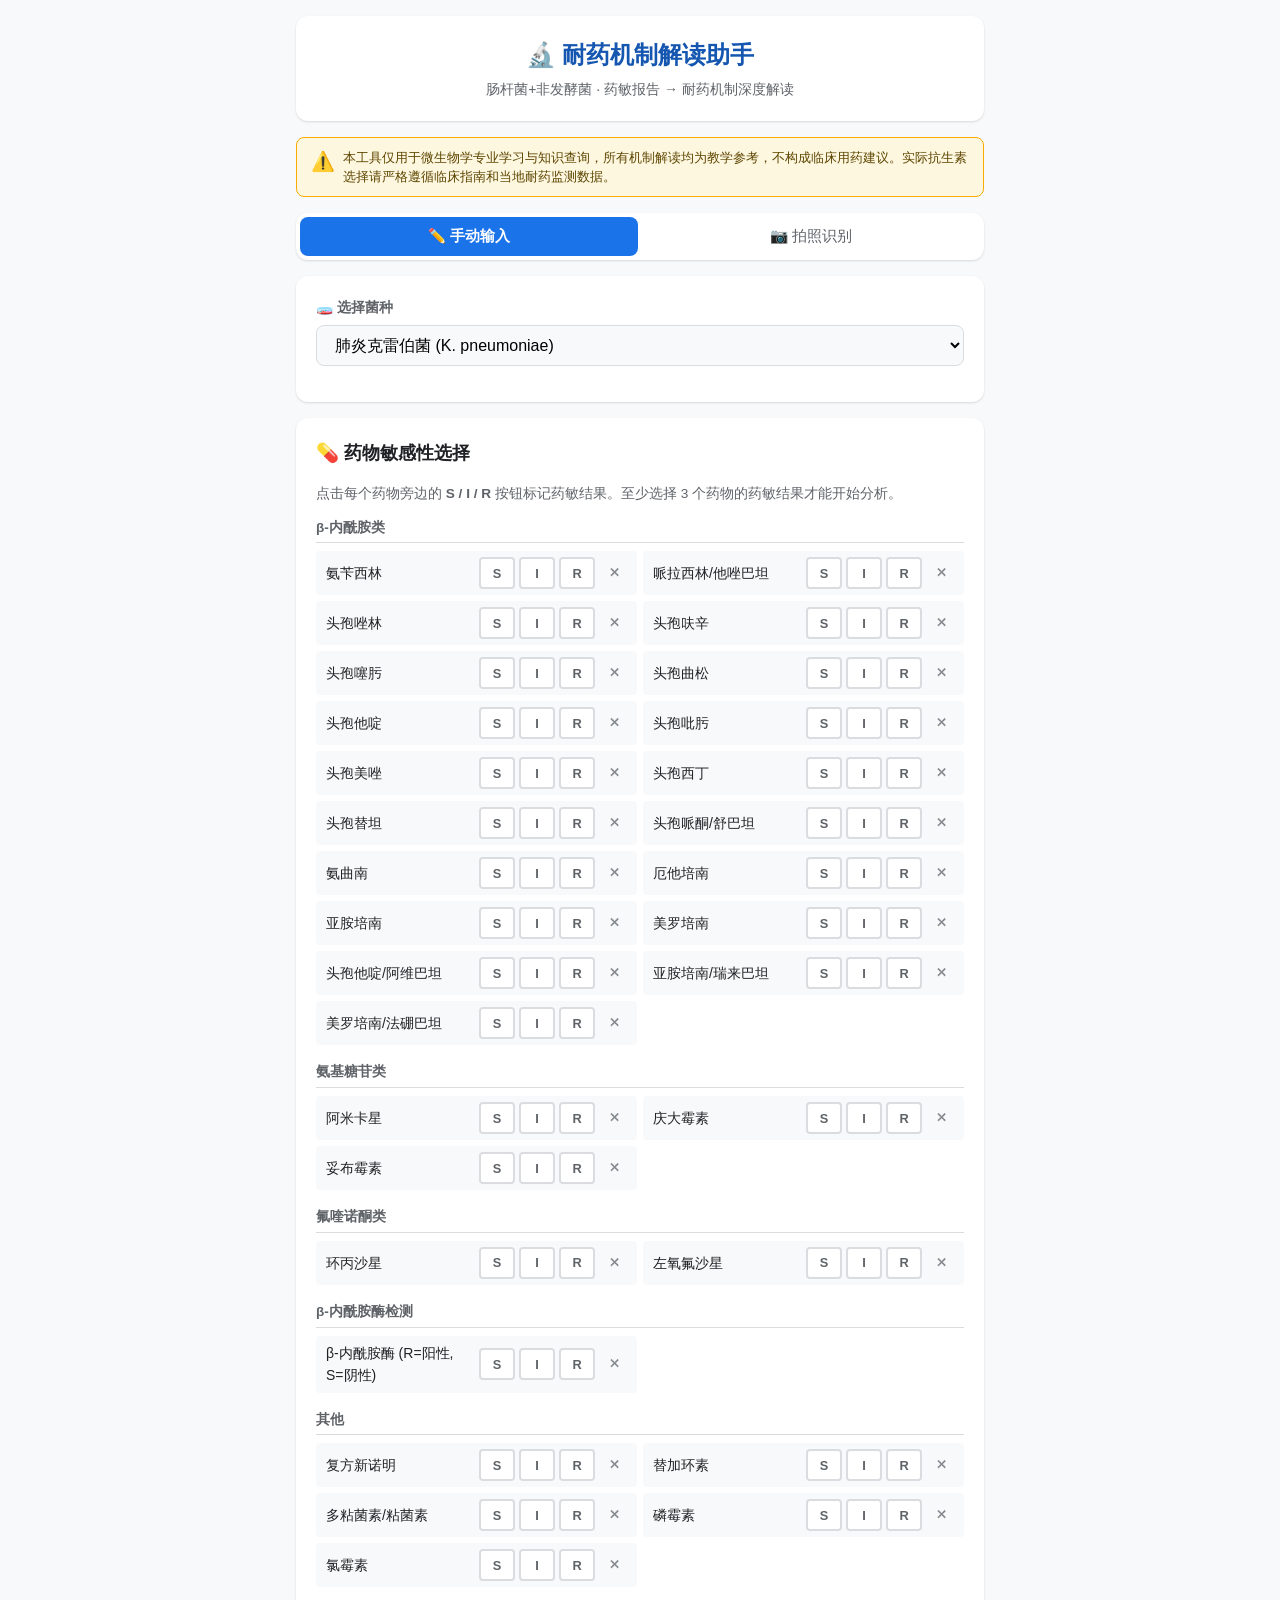
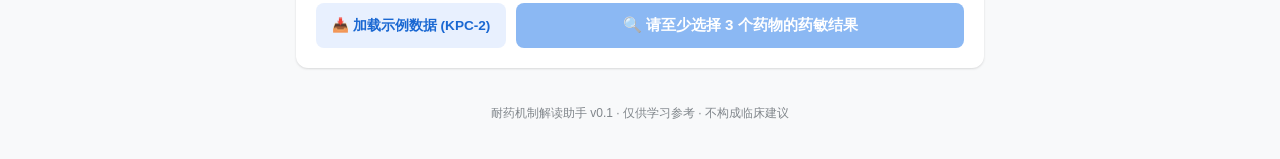
<file: index.html>
<!DOCTYPE html>
<html lang="zh-CN">
<head>
  <meta charset="UTF-8">
  <meta name="viewport" content="width=device-width, initial-scale=1.0, user-scalable=yes">
  <meta name="description" content="耐药机制解读助手 - 上传药敏报告单，AI 解读细菌耐药背后的分子机制">
  <title>耐药机制解读助手</title>

  <!-- Styles -->
  <link rel="stylesheet" href="css/style.css">

  <!-- Favicon (emoji) -->
  <link rel="icon" href="data:image/svg+xml,<svg xmlns='http://www.w3.org/2000/svg' viewBox='0 0 100 100'><text y='.9em' font-size='90'>🔬</text></svg>">

  <!-- Scripts (load order matters: config → knowledge-base → analyzer → ocr → app) -->
  <script src="js/config.js"></script>
  <script src="js/knowledge-base.js"></script>
  <script src="js/analyzer.js"></script>
  <script src="js/ocr.js"></script>
  <script src="js/app.js" defer></script>
</head>
<body>

<div class="app-container">

  <!-- === Header === -->
  <header class="app-header">
    <h1>🔬 耐药机制解读助手</h1>
    <p class="subtitle">肠杆菌+非发酵菌 · 药敏报告 → 耐药机制深度解读</p>
  </header>

  <!-- === 免责声明（始终可见） === -->
  <div class="disclaimer-banner">
    <span class="disclaimer-icon">⚠️</span>
    <span>本工具仅用于微生物学专业学习与知识查询，所有机制解读均为教学参考，不构成临床用药建议。实际抗生素选择请严格遵循临床指南和当地耐药监测数据。</span>
  </div>

  <!-- === Tab 切换 === -->
  <nav class="tab-nav">
    <button class="tab-btn active" data-tab="manual">✏️ 手动输入</button>
    <button class="tab-btn" data-tab="ocr">📷 拍照识别</button>
  </nav>

  <!-- ============================================================ -->
  <!-- STEP 1: 输入区域 -->
  <!-- ============================================================ -->
  <section id="input-section">

    <!-- 菌种选择 -->
    <div class="section-panel">
      <div class="bacteria-select-wrap">
        <label for="bacteria-select">🧫 选择菌种</label>
        <select id="bacteria-select" class="bacteria-select">
          <option value="KP" selected>肺炎克雷伯菌 (K. pneumoniae)</option>
          <option value="PA">铜绿假单胞菌 (P. aeruginosa)</option>
          <option value="AB">鲍曼不动杆菌 (A. baumannii)</option>
          <option value="Hin">流感嗜血杆菌 (H. influenzae)</option>
          <option value="Cat">卡他莫拉菌 (M. catarrhalis)</option>
        </select>
      </div>
    </div>

    <!-- Tab: 手动输入 -->
    <div id="tab-manual" class="tab-panel active">
      <div class="section-panel">
        <h2>💊 药物敏感性选择</h2>
        <p style="font-size:0.85rem; color:var(--color-text-secondary); margin-bottom:12px;">
          点击每个药物旁边的 <strong>S / I / R</strong> 按钮标记药敏结果。至少选择 3 个药物的药敏结果才能开始分析。
        </p>
        <div id="drug-list"></div>

        <div class="btn-row">
          <button id="load-example-btn" class="btn-example">📥 加载示例数据 (KPC-2)</button>
          <button id="analyze-btn" class="btn-primary" disabled>🔍 请至少选择 3 个药物的药敏结果</button>
        </div>
      </div>
    </div>

    <!-- Tab: OCR 拍照识别 -->
    <div id="tab-ocr" class="tab-panel">
      <div class="section-panel">
        <h2>📷 上传药敏报告单</h2>
        <p style="font-size:0.85rem; color:var(--color-text-secondary); margin-bottom:12px;">
          拍照或选择药敏报告单图片（支持打印报告，不支持手写）。AI 将自动识别菌种和药敏结果。
          <strong>识别在您的设备本地完成，不上传任何数据。</strong>
        </p>

        <!-- 上传区域 -->
        <div id="ocr-drop-zone" class="ocr-drop-zone">
          <div class="ocr-icon">📸</div>
          <p>点击此处选择图片 或 拖拽图片到此处</p>
          <p class="ocr-hint">支持 JPG / PNG / WebP 格式，建议照片清晰、光线均匀</p>
        </div>
        <input type="file" id="ocr-file-input" accept="image/*" capture="environment" style="display:none;">

        <!-- 进度条 -->
        <div id="ocr-progress" class="ocr-progress">
          <div class="ocr-progress-bar-bg">
            <div id="ocr-progress-bar" class="ocr-progress-bar-fill"></div>
          </div>
          <p id="ocr-progress-text" class="ocr-progress-text">准备中...</p>
        </div>
      </div>
    </div>

  </section>

  <!-- ============================================================ -->
  <!-- STEP 2: 审核确认区域（OCR 后显示 / 手动点击分析后也走这里） -->
  <!-- ============================================================ -->
  <section id="review-section" class="section-panel" style="display:none;">
    <h2>📋 确认药敏结果</h2>
    <p style="font-size:0.85rem; color:var(--color-text-secondary); margin-bottom:12px;">
      以下是识别到的药敏数据。<strong>请仔细核对，如有错误请手动修正。</strong>
      确认无误后点击"开始分析"。
    </p>

    <div id="review-table-container" class="review-table-wrap">
      <table class="review-table">
        <thead>
          <tr>
            <th>药物名称</th>
            <th style="text-align:center;">结果</th>
            <th style="text-align:center;">修正</th>
            <th></th>
          </tr>
        </thead>
        <tbody id="review-tbody">
          <tr><td colspan="4" class="empty-cell">等待数据...</td></tr>
        </tbody>
      </table>
    </div>

    <!-- OCR 原始文本（调试用） -->
    <details style="margin-top:12px;">
      <summary style="font-size:0.8rem; color:var(--color-text-muted); cursor:pointer;">查看 OCR 原始识别文本</summary>
      <div id="ocr-raw-text" class="ocr-raw-display"></div>
    </details>

    <div class="btn-row">
      <button class="btn-secondary" onclick="App.reset()">🔄 返回重新输入</button>
      <button id="review-analyze-btn" class="btn-primary">🔍 开始分析</button>
    </div>
  </section>

  <!-- ============================================================ -->
  <!-- STEP 3: 分析结果 -->
  <!-- ============================================================ -->
  <section id="results-section" style="display:none;">
    <div id="results-container"></div>

    <div class="btn-row" style="margin-top:16px;">
      <button class="btn-secondary" onclick="App.reset()">🔄 重新分析</button>
    </div>
  </section>

  <!-- === Footer === -->
  <footer class="app-footer">
    <p>耐药机制解读助手 v0.1 · 仅供学习参考 · 不构成临床建议</p>
  </footer>

</div><!-- .app-container -->

</body>
</html>
</file>
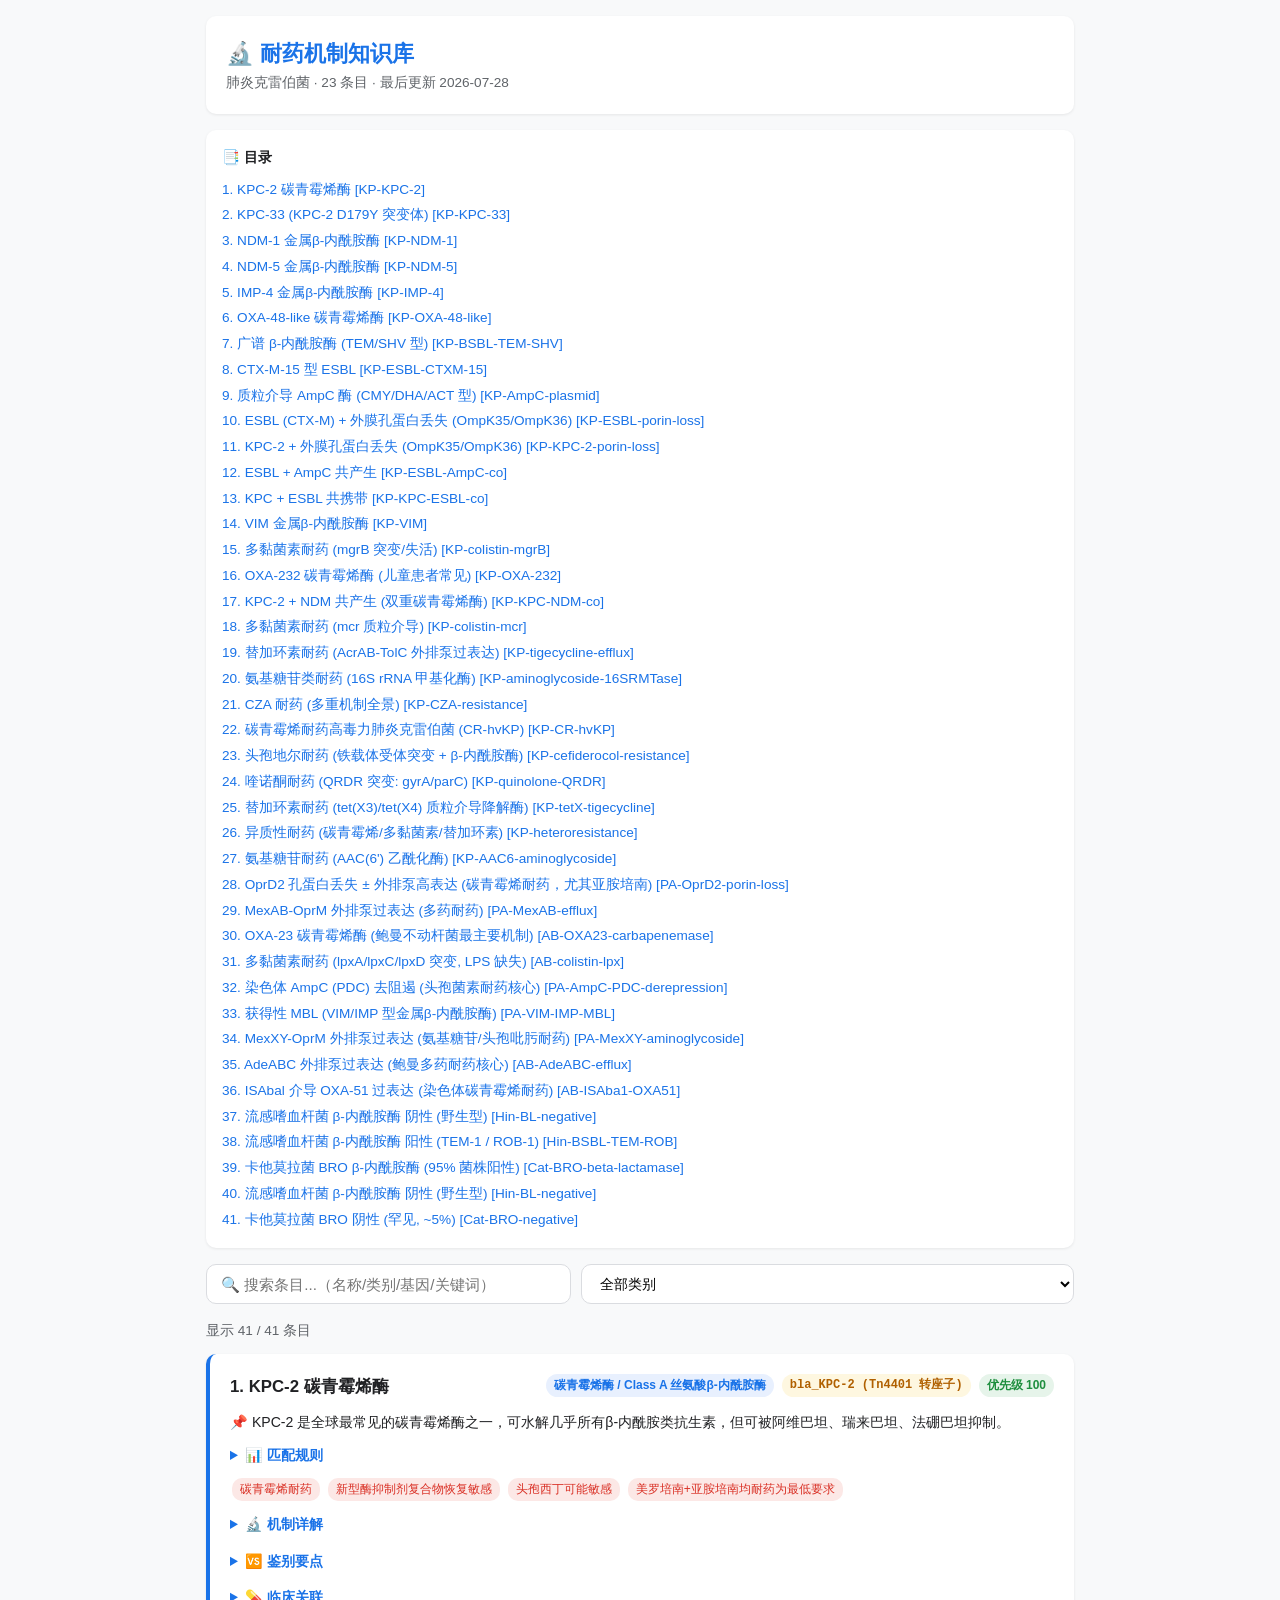
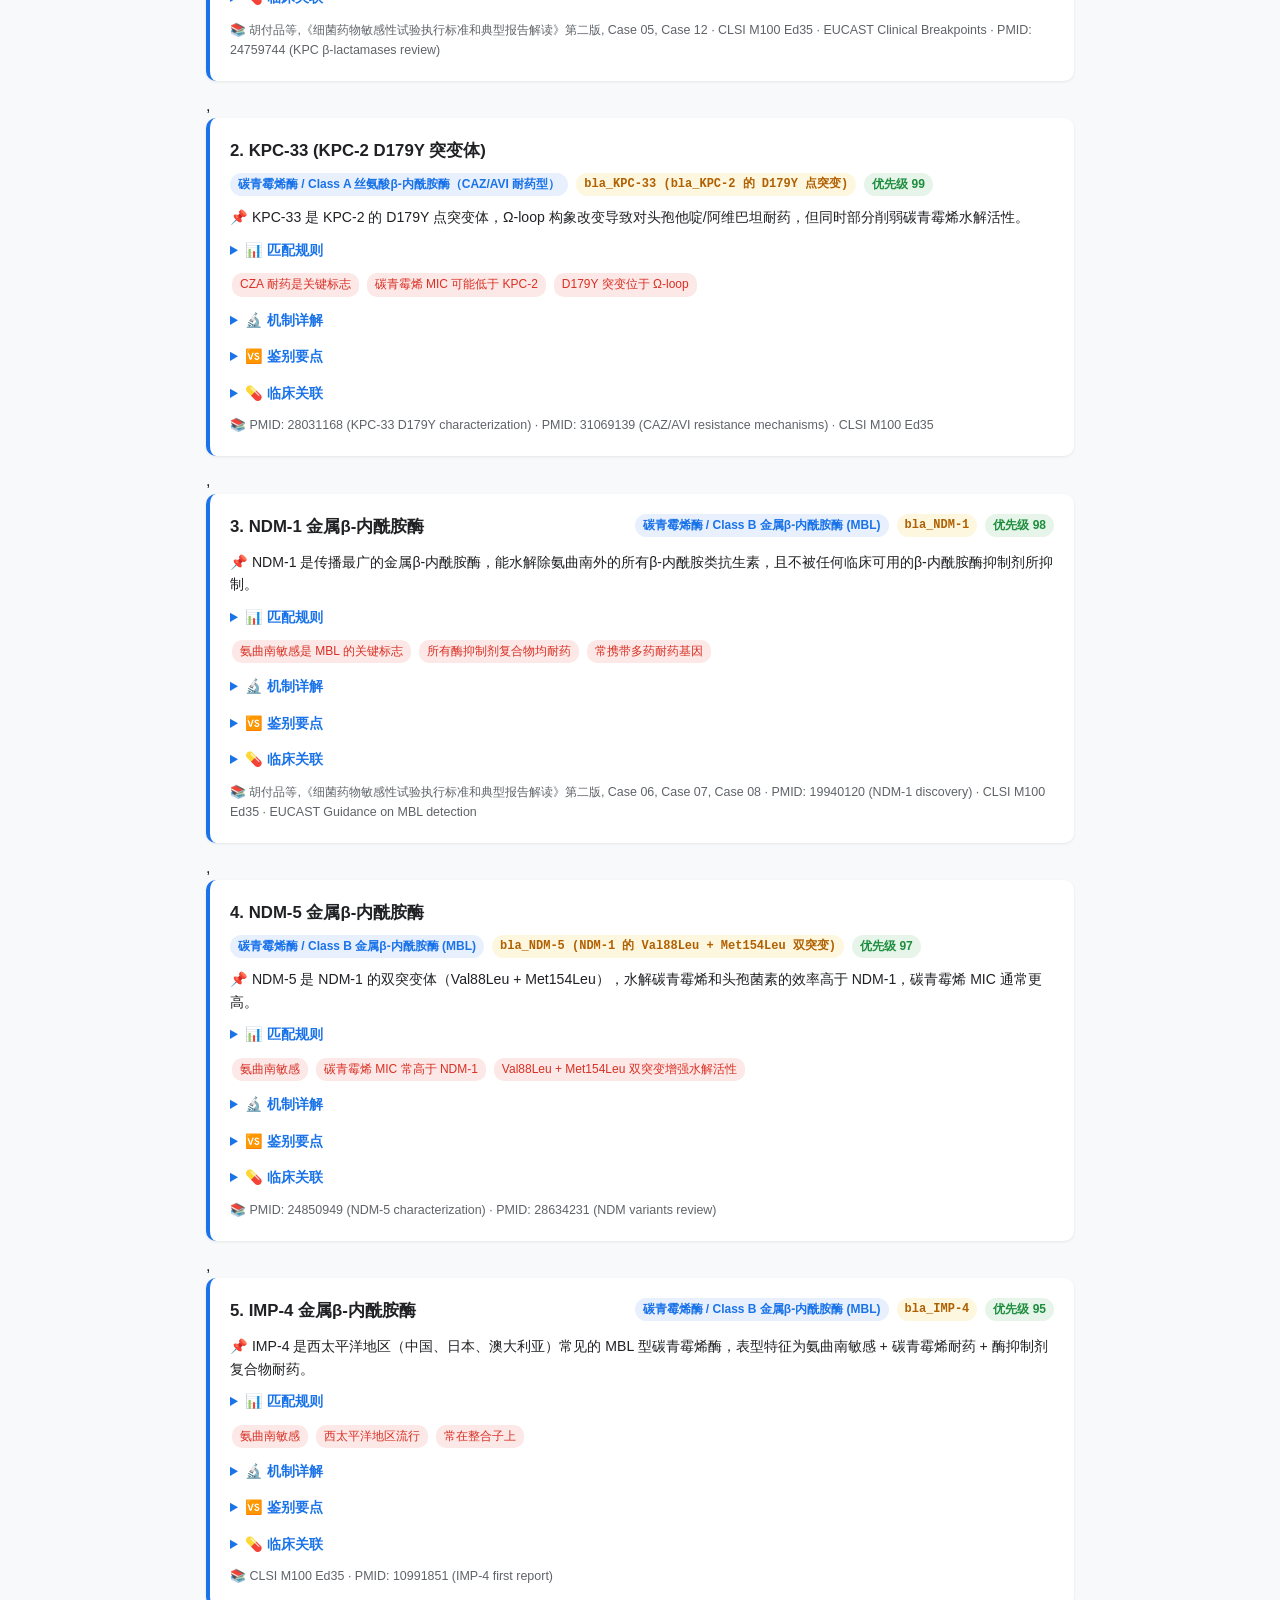
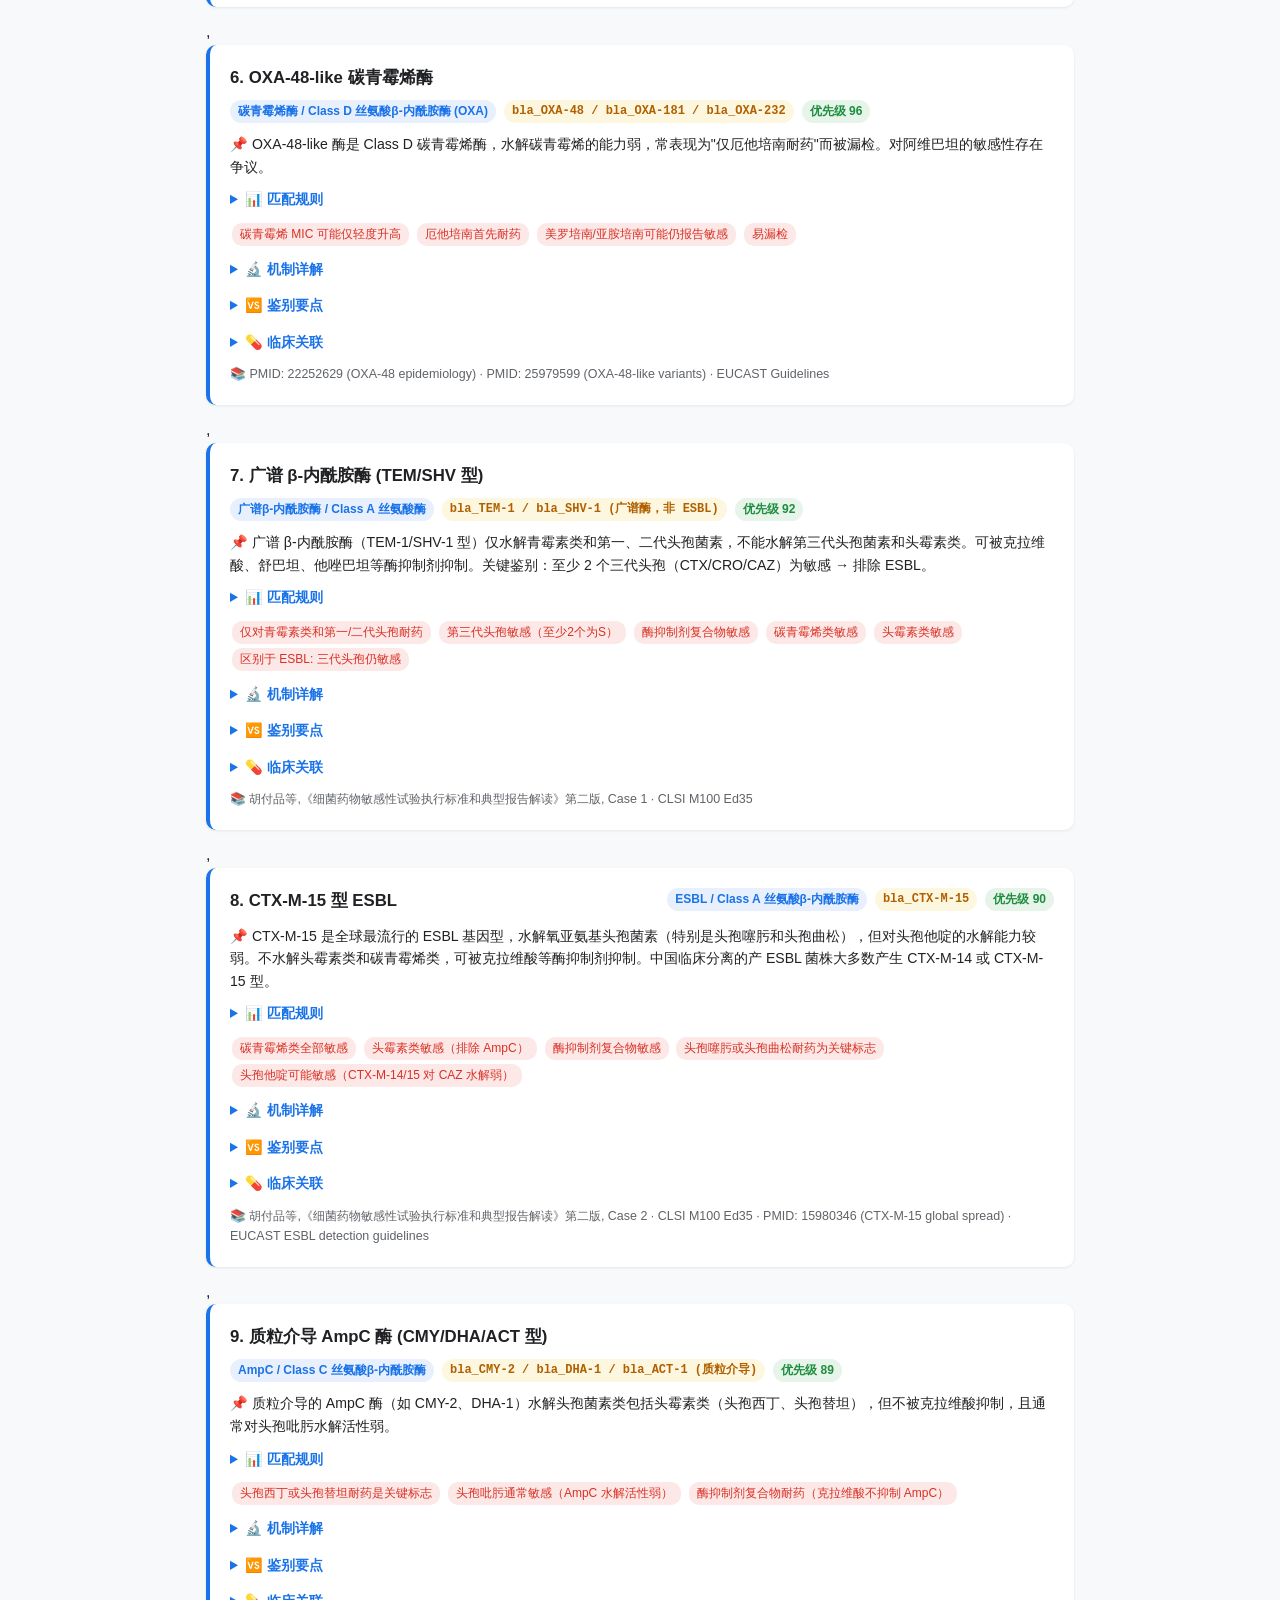
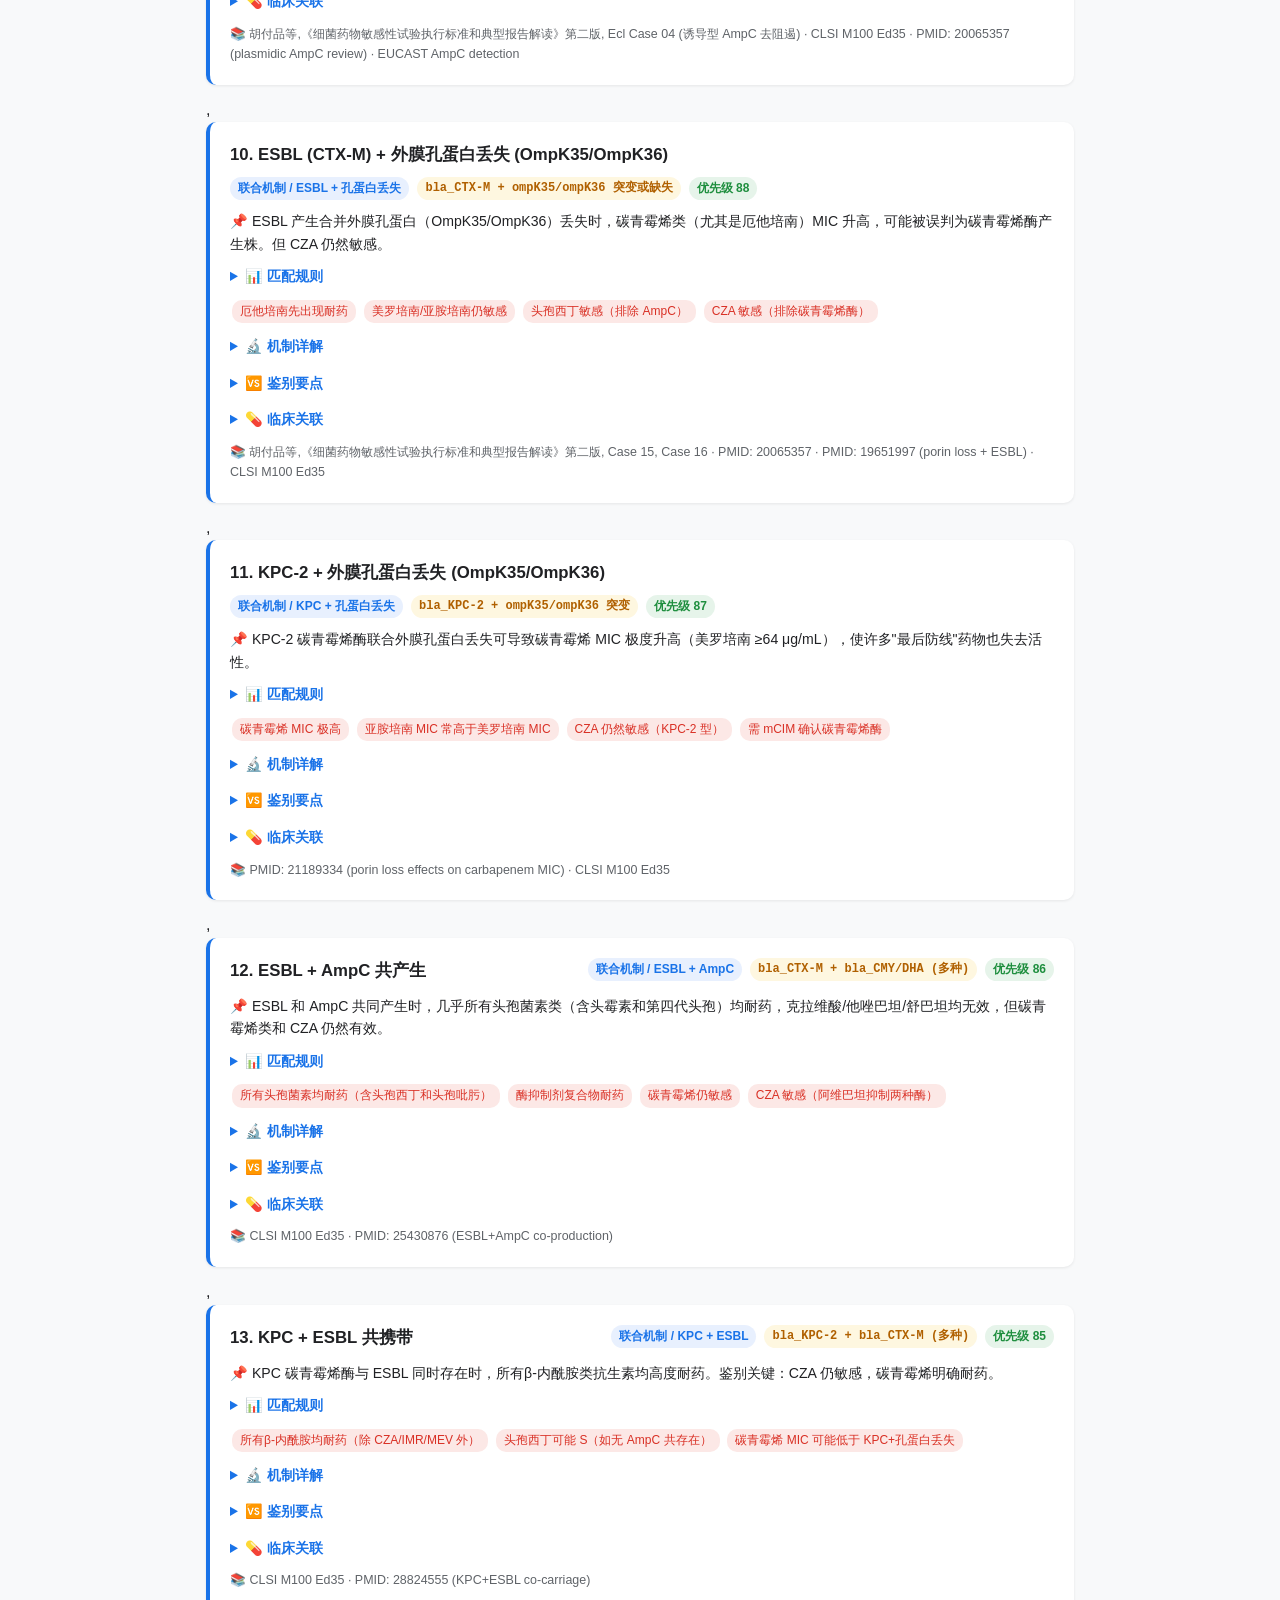
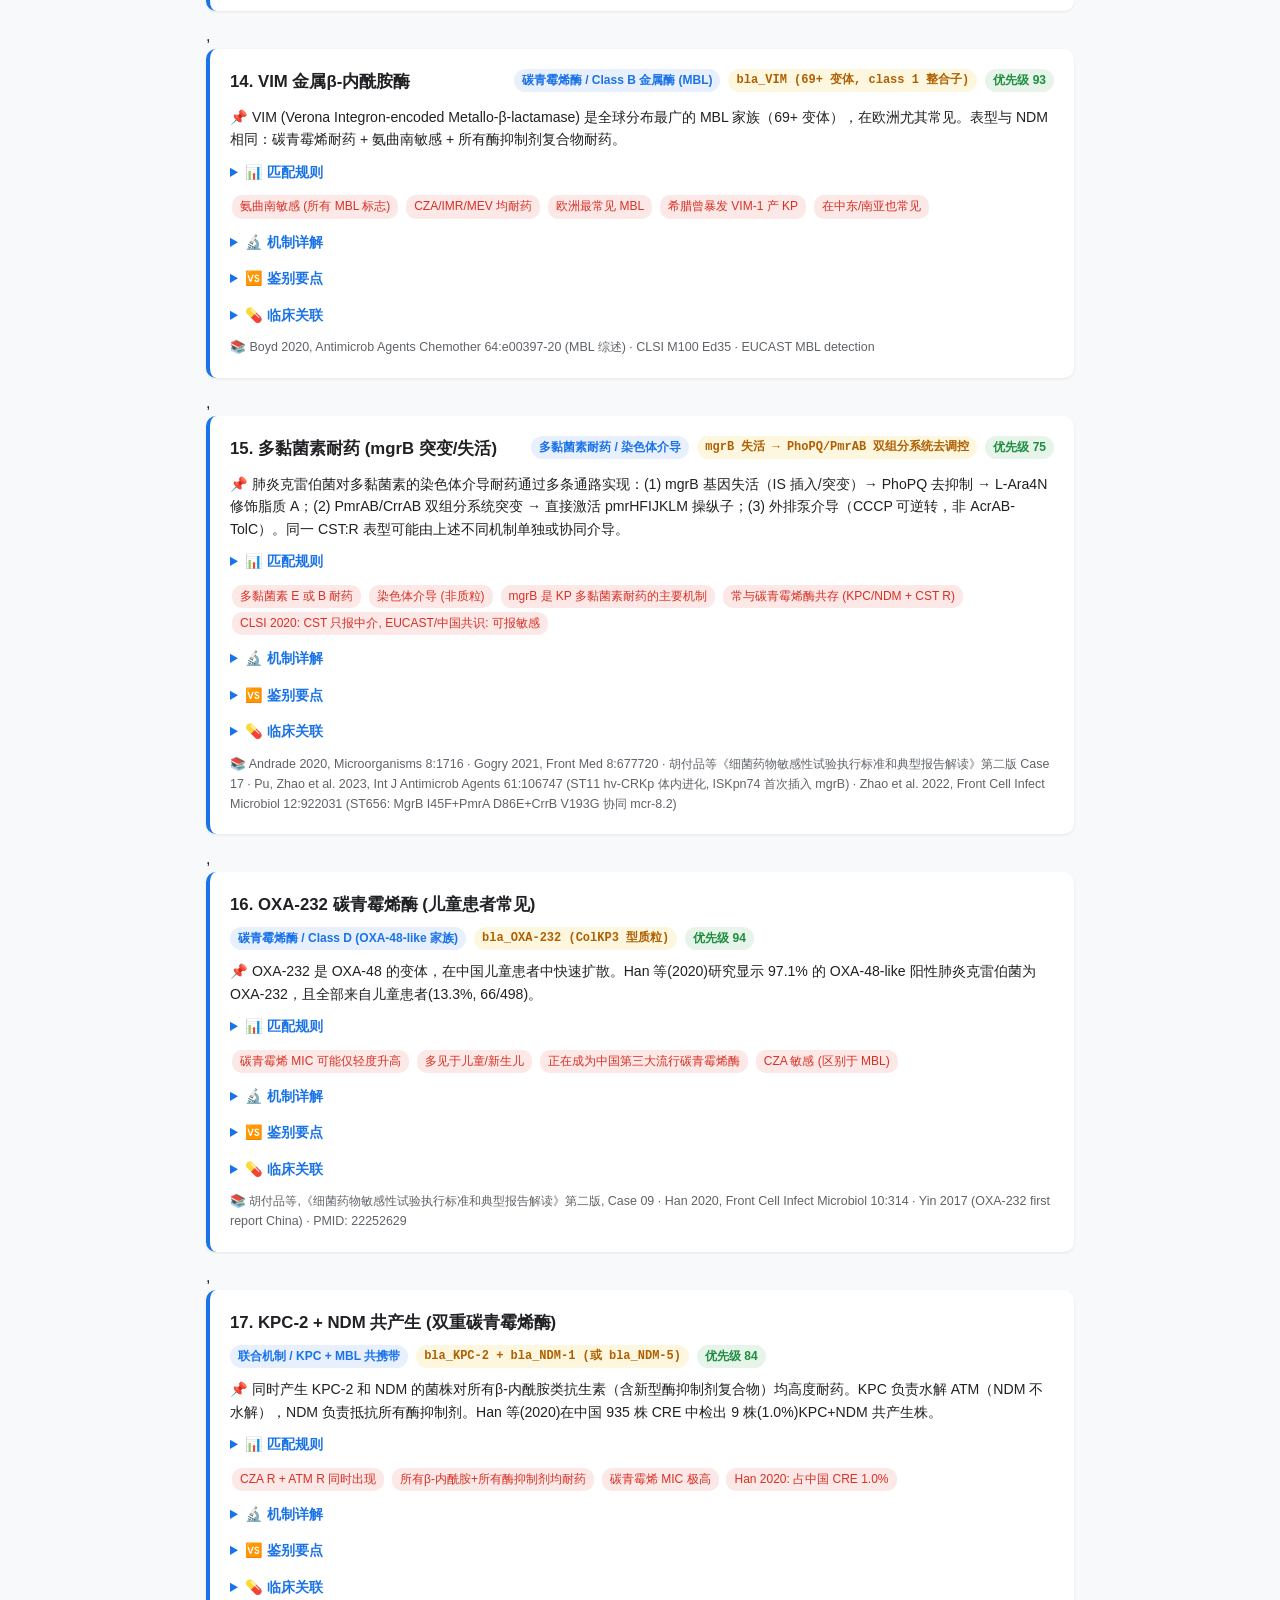
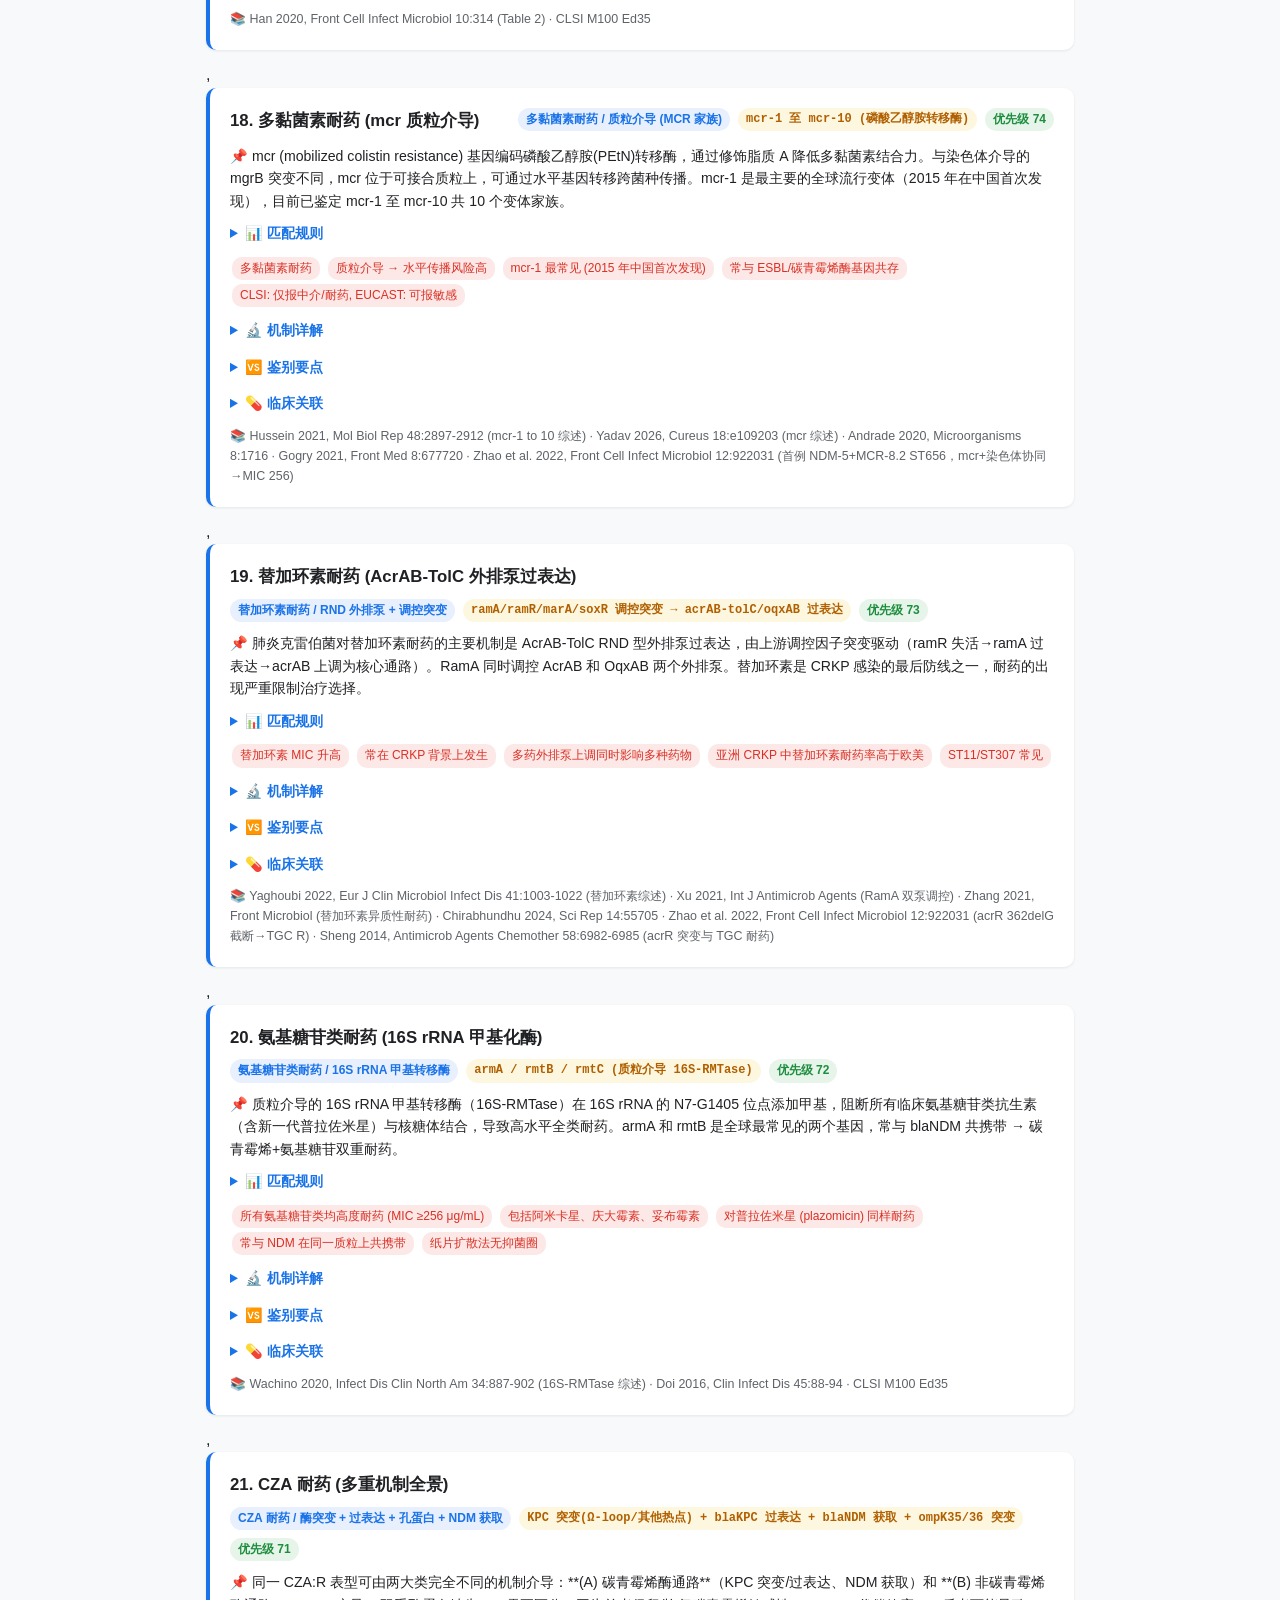
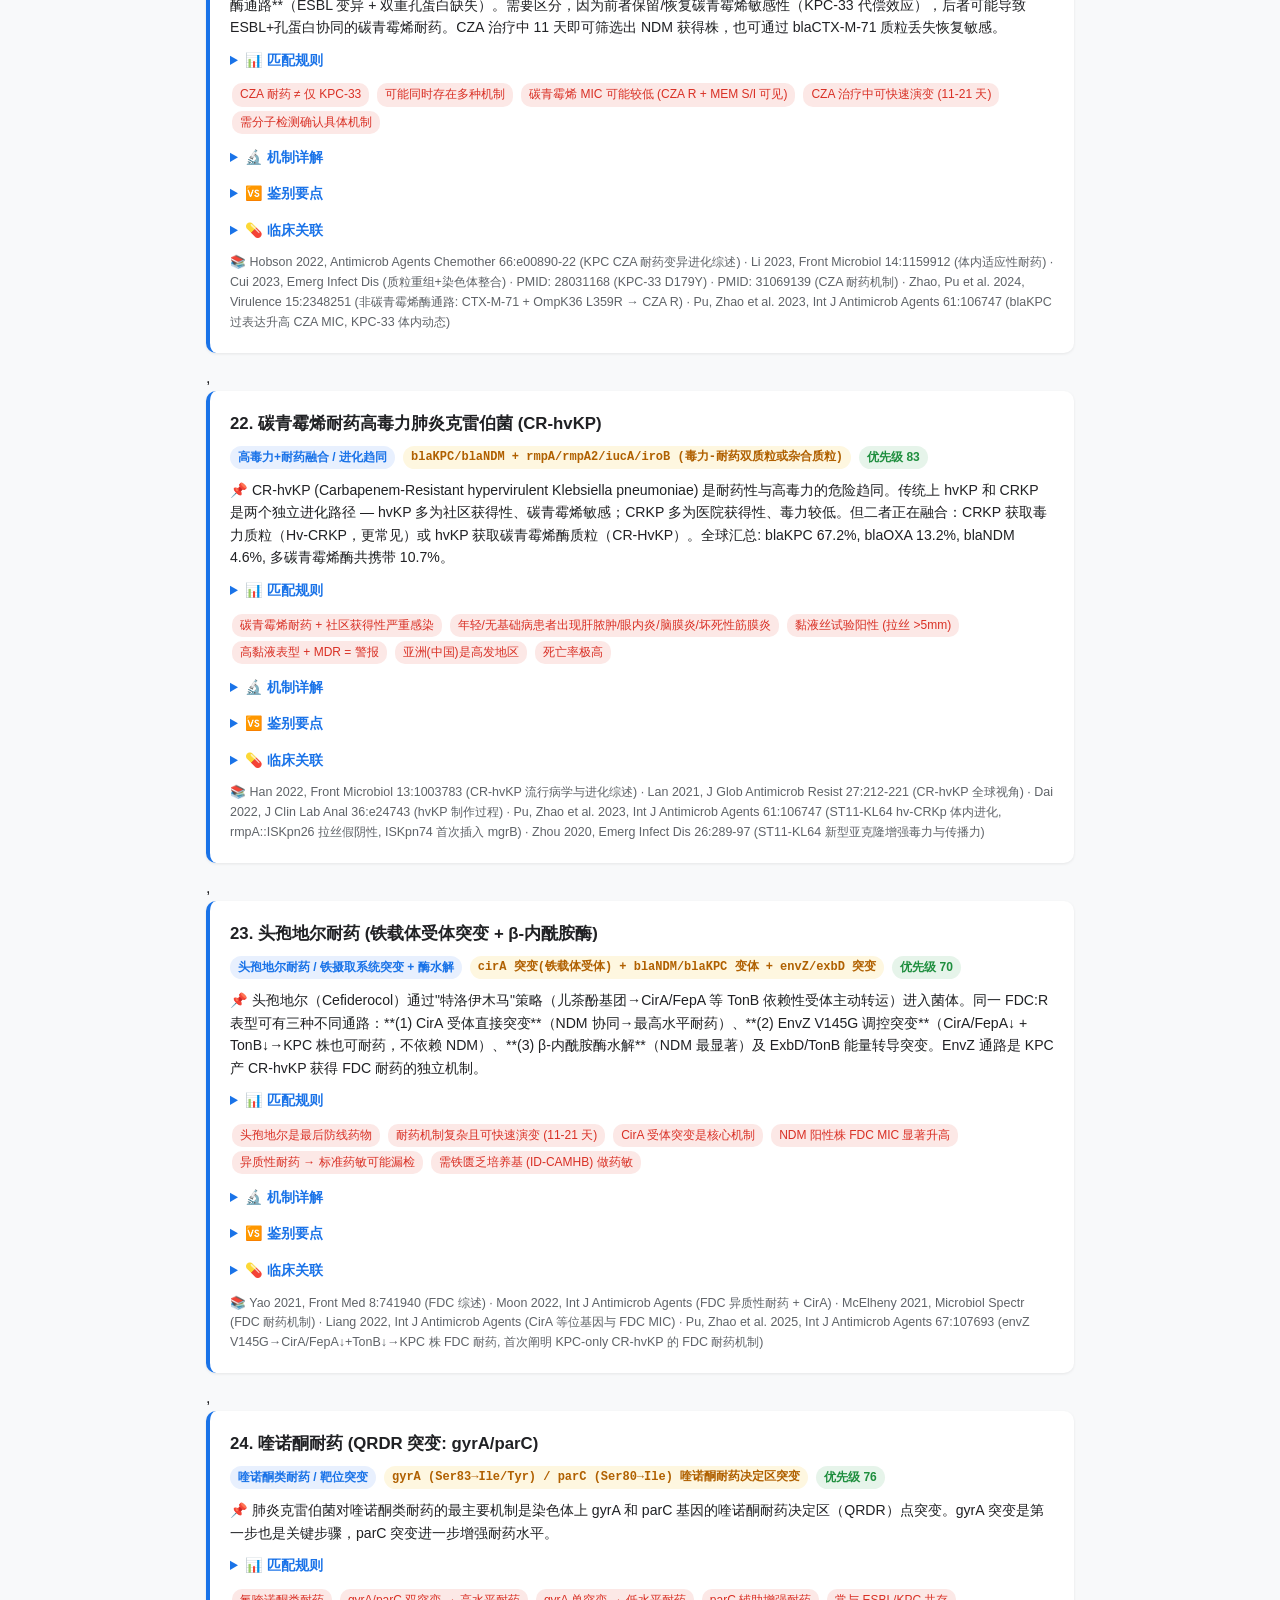
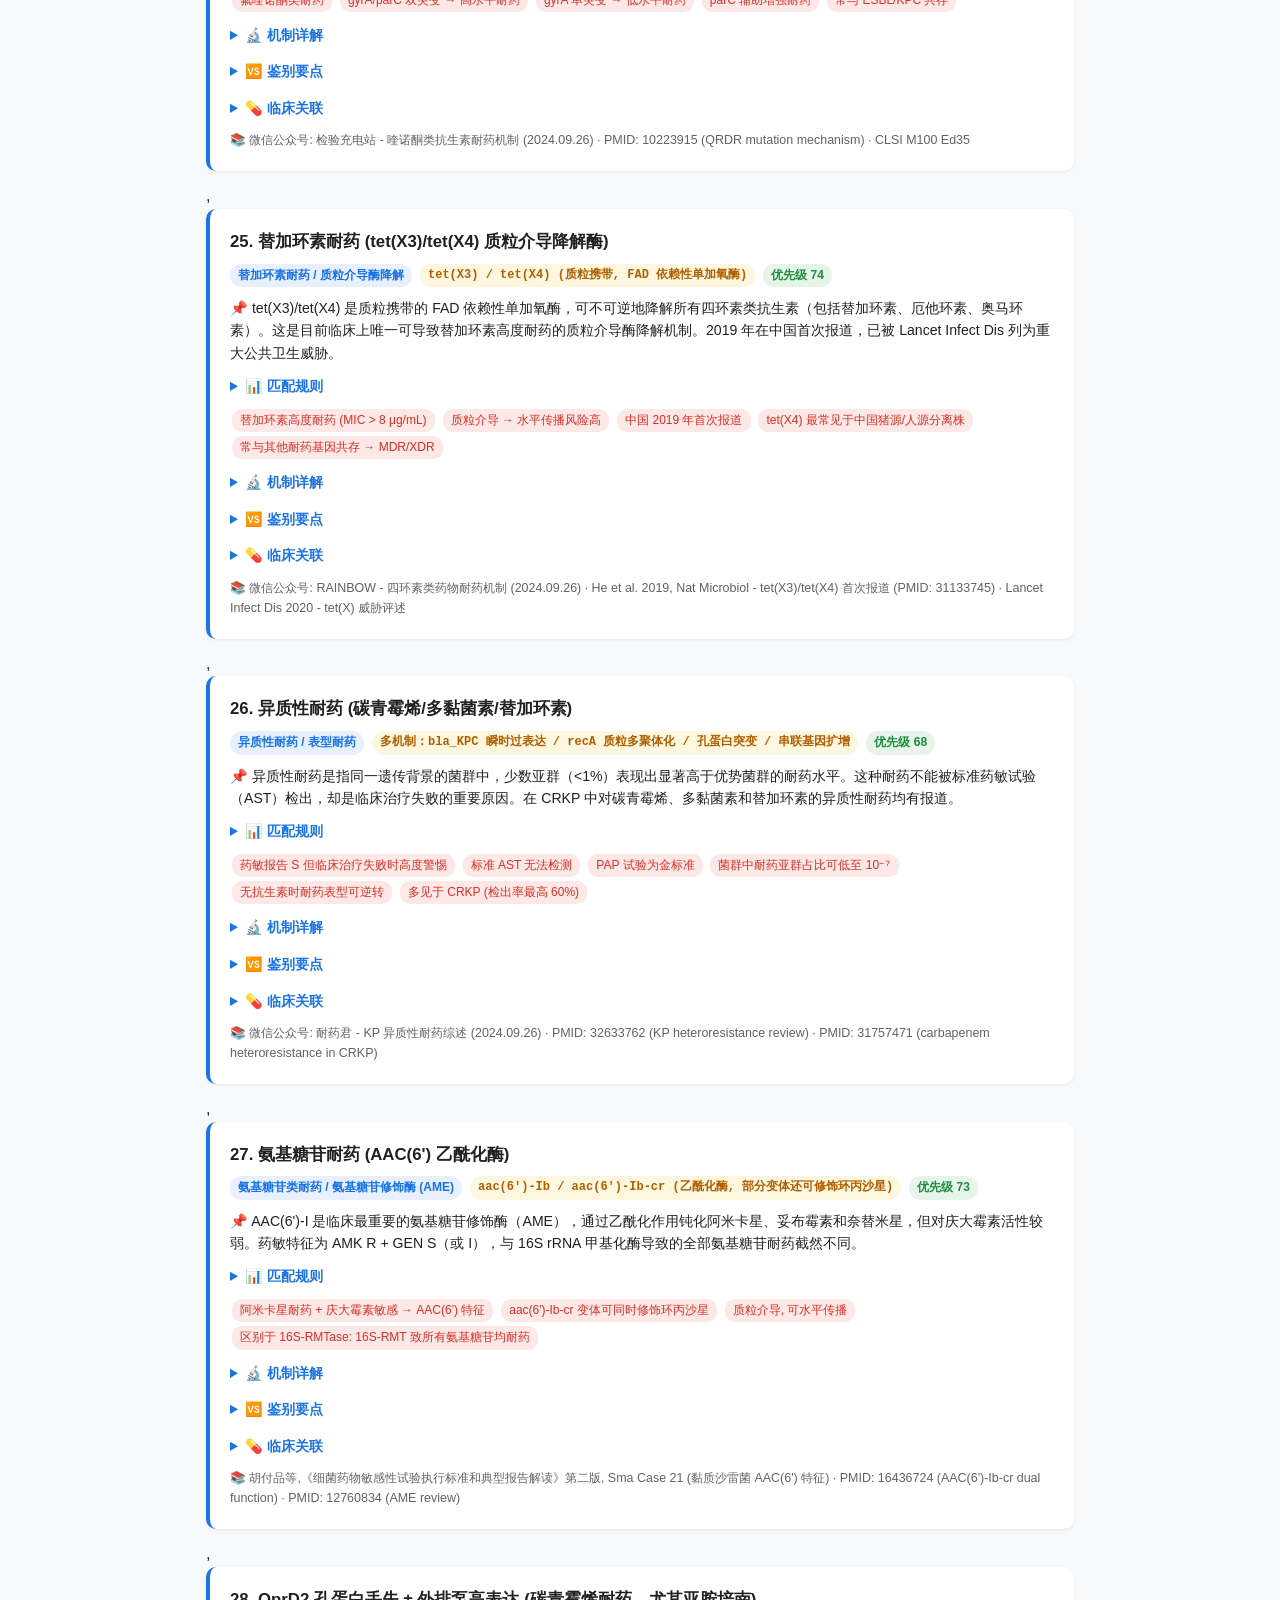
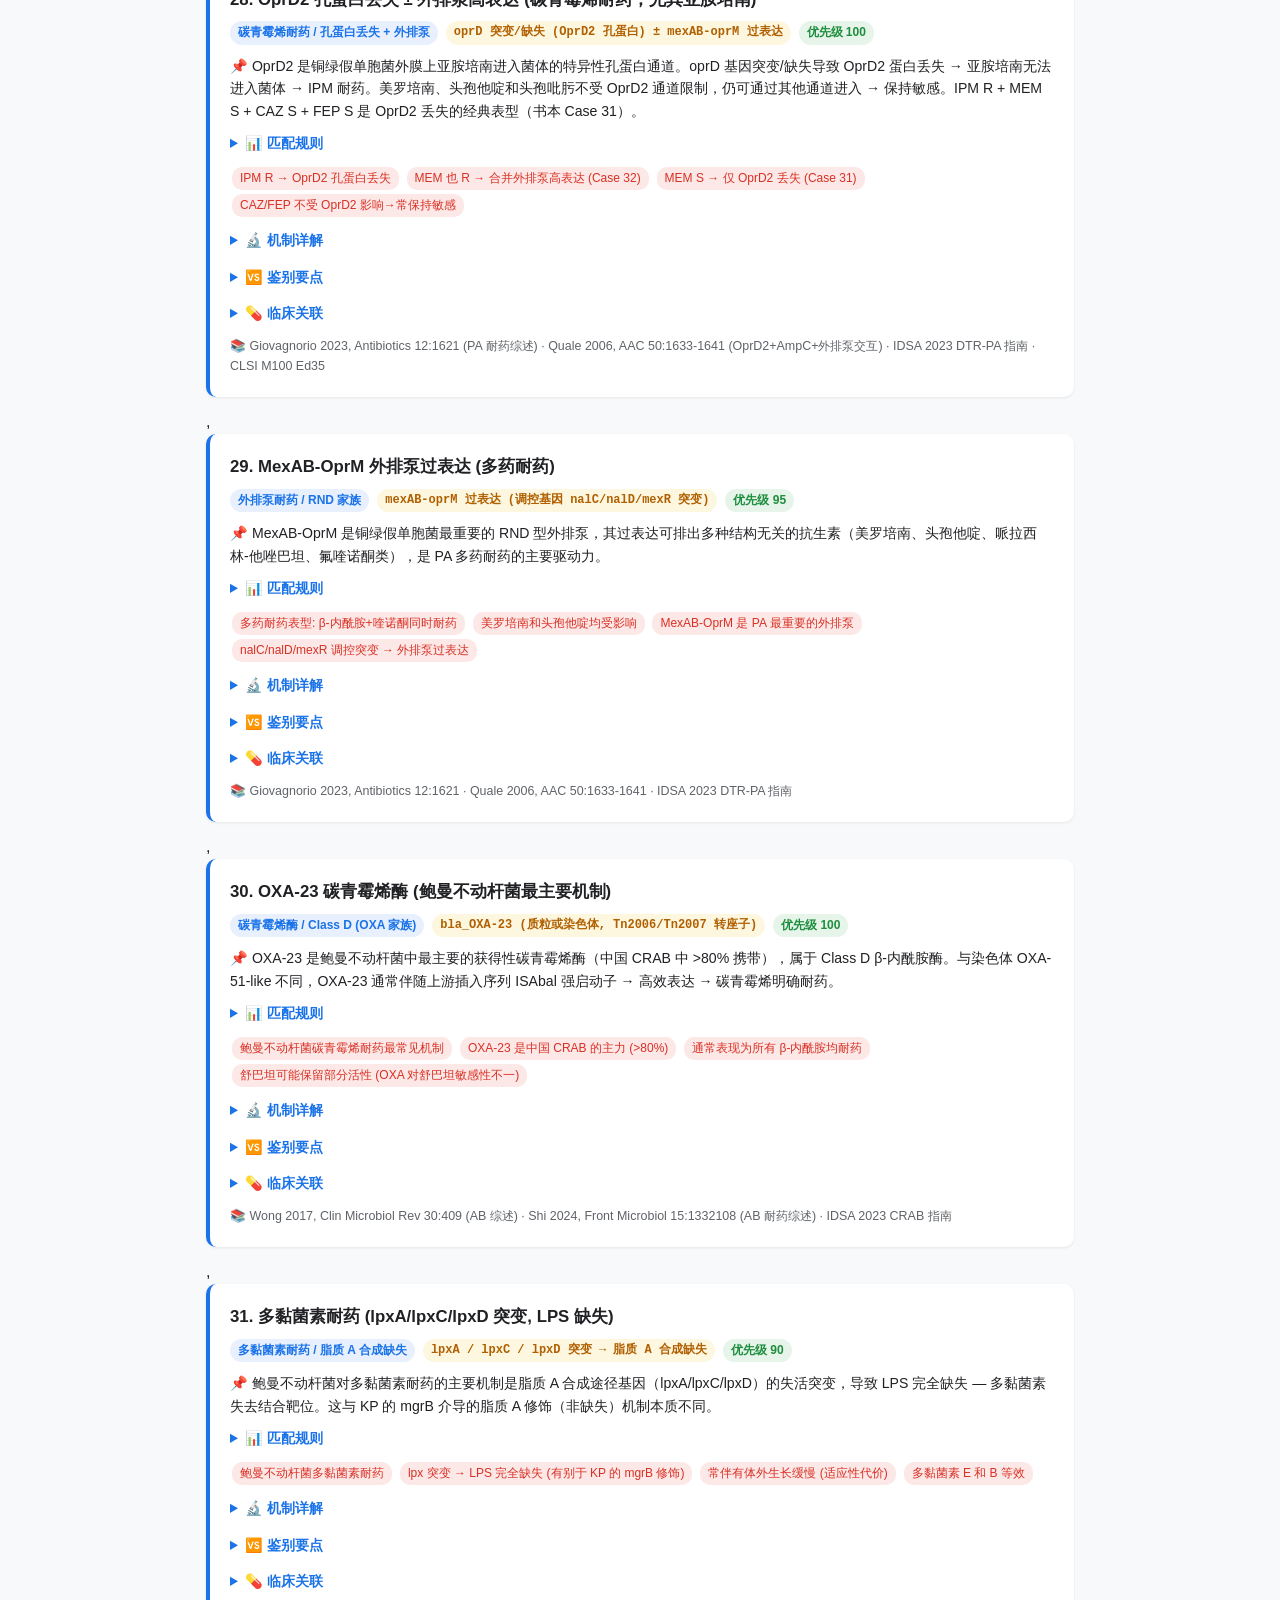
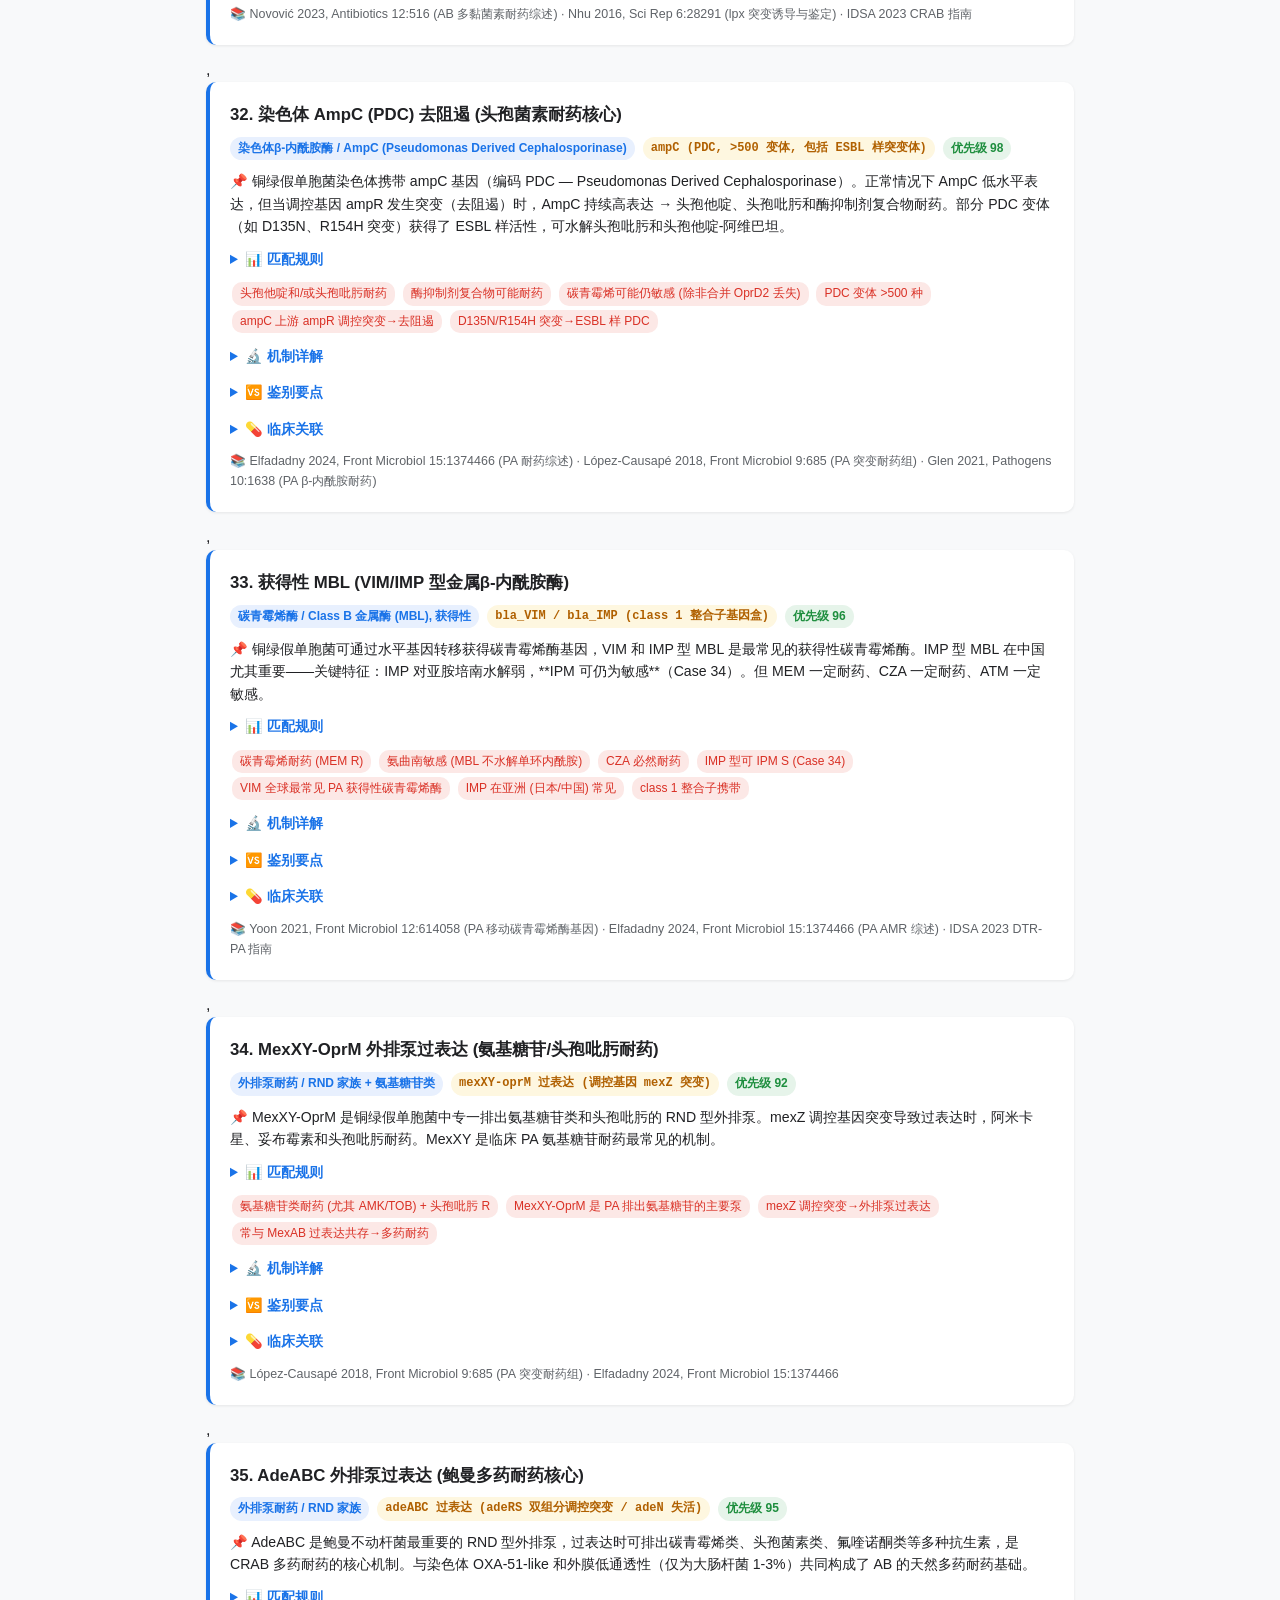
<file: 知识库浏览.html>
<!DOCTYPE html>
<html lang="zh-CN">
<head>
<meta charset="UTF-8">
<meta name="viewport" content="width=device-width, initial-scale=1.0">
<title>耐药机制知识库 — 浏览</title>
<style>
:root {
  --primary: #1a73e8; --primary-light: #e8f0fe;
  --success: #1e8e3e; --success-bg: #e6f4ea;
  --warning: #f9ab00; --warning-bg: #fef7e0;
  --danger: #d93025; --danger-bg: #fce8e6;
  --bg: #f8f9fa; --surface: #fff; --border: #dadce0;
  --text: #202124; --text2: #5f6368;
  --radius: 10px; --shadow: 0 1px 3px rgba(0,0,0,.08);
}
* { box-sizing: border-box; margin:0; padding:0; }
body { font-family: -apple-system, "PingFang SC", "Microsoft YaHei", sans-serif; background: var(--bg); color: var(--text); line-height: 1.6; }
.app { max-width: 900px; margin: 0 auto; padding: 16px; }
.header { background: var(--surface); border-radius: var(--radius); padding: 20px; margin-bottom: 16px; box-shadow: var(--shadow); }
.header h1 { font-size: 1.4rem; color: var(--primary); }
.header p { font-size: .85rem; color: var(--text2); }
.controls { display: flex; gap: 10px; margin-bottom: 16px; flex-wrap: wrap; }
.search { flex:1; min-width: 200px; padding: 10px 14px; border: 1px solid var(--border); border-radius: var(--radius); font-size: .95rem; }
.filter { padding: 10px 14px; border: 1px solid var(--border); border-radius: var(--radius); font-size: .9rem; background: #fff; cursor: pointer; }
.count { font-size: .85rem; color: var(--text2); margin-bottom: 12px; }
.entry { background: var(--surface); border-radius: var(--radius); padding: 20px; margin-bottom: 12px; box-shadow: var(--shadow); border-left: 4px solid var(--primary); }
.entry-header { display: flex; justify-content: space-between; align-items: flex-start; flex-wrap: wrap; gap: 8px; margin-bottom: 10px; }
.entry-title { font-size: 1.05rem; font-weight: 700; }
.entry-meta { display: flex; gap: 8px; flex-wrap: wrap; align-items: center; }
.badge { font-size: .75rem; padding: 2px 8px; border-radius: 12px; font-weight: 600; white-space: nowrap; }
.badge-cat { background: var(--primary-light); color: var(--primary); }
.badge-pri { background: var(--success-bg); color: var(--success); }
.badge-gene { background: var(--warning-bg); color: #b06000; font-family: monospace; }
.entry-body { font-size: .88rem; }
.entry-body summary { cursor: pointer; font-weight: 600; color: var(--primary); padding: 4px 0; }
.entry-body details { margin: 6px 0; }
.rule-list { list-style: none; padding: 0; }
.rule-list li { padding: 3px 0; font-size: .82rem; }
.rule-tag { font-family: monospace; background: #f1f3f4; padding: 1px 6px; border-radius: 3px; font-size: .8rem; margin-right: 4px; }
.flag { display: inline-block; background: var(--danger-bg); color: var(--danger); padding: 2px 8px; border-radius: 10px; font-size: .75rem; margin: 2px; }
.ref { font-size: .78rem; color: var(--text2); margin-top: 8px; }
.toc { background: var(--surface); border-radius: var(--radius); padding: 16px; margin-bottom: 16px; box-shadow: var(--shadow); }
.toc h3 { font-size: .9rem; margin-bottom: 8px; }
.toc a { display: block; font-size: .85rem; color: var(--primary); text-decoration: none; padding: 2px 0; }
.toc a:hover { text-decoration: underline; }
.no-results { text-align: center; padding: 40px; color: var(--text2); }
@media (max-width: 600px) { .entry-header { flex-direction: column; } }
</style>
</head>
<body>
<div class="app">
  <div class="header">
    <h1>🔬 耐药机制知识库</h1>
    <p>肺炎克雷伯菌 · 23 条目 · 最后更新 2026-07-28</p>
  </div>

  <div class="toc" id="toc">
    <h3>📑 目录</h3>
    <div id="toc-links"></div>
  </div>

  <div class="controls">
    <input class="search" id="search" placeholder="🔍 搜索条目...（名称/类别/基因/关键词）" oninput="filterEntries()">
    <select class="filter" id="catFilter" onchange="filterEntries()">
      <option value="">全部类别</option>
    </select>
  </div>

  <div class="count" id="count"></div>
  <div id="entries"></div>
</div>

<script src="js/config.js"></script>
<script src="js/knowledge-base.js"></script>
<script>
const entriesDiv = document.getElementById('entries');
const tocDiv = document.getElementById('toc-links');
const countDiv = document.getElementById('count');
const searchInput = document.getElementById('search');
const catFilter = document.getElementById('catFilter');

// Build TOC and category filter
const cats = new Set();
KNOWLEDGE_BASE.forEach((e,i) => {
  cats.add(e.category);
  const a = document.createElement('a');
  a.href = '#entry-' + i;
  a.textContent = (i+1) + '. ' + e.label + ' [' + e.id + ']';
  tocDiv.appendChild(a);
});

cats.forEach(c => {
  const opt = document.createElement('option');
  opt.value = c; opt.textContent = c;
  catFilter.appendChild(opt);
});

function renderEntries(filter = '') {
  const q = (searchInput.value || '').toLowerCase();
  const cat = catFilter.value;

  const filtered = KNOWLEDGE_BASE.filter((e,i) => {
    if (cat && e.category !== cat) return false;
    if (q) {
      const haystack = (e.label + ' ' + e.category + ' ' + (e.gene||'') + ' ' + e.summary + ' ' + e.id).toLowerCase();
      return haystack.includes(q);
    }
    return true;
  });

  countDiv.textContent = '显示 ' + filtered.length + ' / ' + KNOWLEDGE_BASE.length + ' 条目';
  if (filtered.length === 0) {
    entriesDiv.innerHTML = '<div class="no-results">未找到匹配条目</div>';
    return;
  }

  entriesDiv.innerHTML = filtered.map(e => {
    const idx = KNOWLEDGE_BASE.indexOf(e);
    const p = e.pattern;
    const rules = [];
    if (p.allOf && p.allOf.length) rules.push('<strong>allOf:</strong> ' + p.allOf.map(r=>'<span class="rule-tag">'+r+'</span>').join(' '));
    if (p.atLeastN) rules.push('<strong>atLeastN:</strong> ' + p.atLeastN[0] + ' of [' + p.atLeastN[1].map(r=>'<span class="rule-tag">'+r+'</span>').join(' ')+']');
    if (p.atLeastN_2) rules.push('<strong>atLeastN_2:</strong> ' + p.atLeastN_2[0] + ' of [' + p.atLeastN_2[1].map(r=>'<span class="rule-tag">'+r+'</span>').join(' ')+']');
    if (p.noneOf && p.noneOf.length) rules.push('<strong>noneOf:</strong> ' + p.noneOf.map(r=>'<span class="rule-tag">'+r+'</span>').join(' '));
    if (p.supporting && p.supporting.length) rules.push('<strong>supporting:</strong> ' + p.supporting.map(r=>'<span class="rule-tag">'+r+'</span>').join(' '));

    const flags = (p.flags||[]).map(f=>'<span class="flag">'+f+'</span>').join(' ');
    const refs = (e.references||[]).join(' · ');

    let diff = '';
    if (e.differentiation) {
      diff = Object.entries(e.differentiation).map(([k,v]) => '<li><strong>'+k.replace(/^vs_/,'vs. ')+':</strong> '+v+'</li>').join('');
    }

    return '<div class="entry" id="entry-'+idx+'">' +
      '<div class="entry-header">' +
        '<span class="entry-title">'+(idx+1)+'. '+e.label+'</span>' +
        '<div class="entry-meta">' +
          '<span class="badge badge-cat">'+e.category+'</span>' +
          '<span class="badge badge-gene">'+(e.gene||'')+'</span>' +
          '<span class="badge badge-pri">优先级 '+e.priority+'</span>' +
        '</div>' +
      '</div>' +
      '<div class="entry-body">' +
        '<p><strong>📌</strong> '+e.summary+'</p>' +
        (rules.length ? '<details><summary>📊 匹配规则</summary><ul class="rule-list"><li>'+rules.join('</li><li>')+'</li></ul></details>' : '') +
        (flags ? '<p>'+flags+'</p>' : '') +
        '<details><summary>🔬 机制详解</summary><div style="white-space:pre-wrap;font-size:.85rem;">'+e.interpretation+'</div></details>' +
        (diff ? '<details><summary>🆚 鉴别要点</summary><ul>'+diff+'</ul></details>' : '') +
        (e.clinicalNote ? '<details><summary>💊 临床关联</summary><p>'+e.clinicalNote+'</p></details>' : '') +
        (refs ? '<p class="ref">📚 '+refs+'</p>' : '') +
      '</div>' +
    '</div>';
  });
}

function filterEntries() { renderEntries(); }

// Initial render
renderEntries();
</script>
</body>
</html>
</file>
<file: css/style.css>
/* ============================================================
 * 耐药机制解读助手 - 样式表
 * 移动优先、医学教育场景、专业简洁风格
 * ============================================================ */

/* --- CSS 变量 --- */
:root {
  --color-primary: #1a73e8;
  --color-primary-light: #e8f0fe;
  --color-primary-dark: #1557b0;
  --color-success: #1e8e3e;
  --color-success-bg: #e6f4ea;
  --color-warning: #f9ab00;
  --color-warning-bg: #fef7e0;
  --color-danger: #d93025;
  --color-danger-bg: #fce8e6;
  --color-info: #1967d2;
  --color-info-bg: #e8f0fe;
  --color-bg: #f8f9fa;
  --color-surface: #ffffff;
  --color-border: #dadce0;
  --color-text: #202124;
  --color-text-secondary: #5f6368;
  --color-text-muted: #80868b;
  --radius: 12px;
  --radius-sm: 8px;
  --radius-xs: 4px;
  --shadow: 0 1px 3px rgba(0,0,0,0.08), 0 1px 2px rgba(0,0,0,0.06);
  --shadow-md: 0 4px 12px rgba(0,0,0,0.10);
  --font-family: -apple-system, BlinkMacSystemFont, "Segoe UI", "PingFang SC", "Microsoft YaHei", sans-serif;
  --max-width: 720px;
}

/* --- 基础重置 --- */
*, *::before, *::after { box-sizing: border-box; margin: 0; padding: 0; }

html { font-size: 16px; -webkit-text-size-adjust: 100%; }

body {
  font-family: var(--font-family);
  background: var(--color-bg);
  color: var(--color-text);
  line-height: 1.6;
  min-height: 100vh;
}

/* --- 布局 --- */
.app-container {
  max-width: var(--max-width);
  margin: 0 auto;
  padding: 16px;
}

/* --- Header --- */
.app-header {
  background: var(--color-surface);
  border-radius: var(--radius);
  padding: 20px;
  margin-bottom: 16px;
  box-shadow: var(--shadow);
  text-align: center;
}

.app-header h1 {
  font-size: 1.5rem;
  color: var(--color-primary-dark);
  margin-bottom: 4px;
}

.app-header .subtitle {
  font-size: 0.875rem;
  color: var(--color-text-secondary);
}

/* --- 免责声明 --- */
.disclaimer-banner {
  background: var(--color-warning-bg);
  border: 1px solid var(--color-warning);
  border-radius: var(--radius-sm);
  padding: 10px 14px;
  margin-bottom: 16px;
  font-size: 0.8rem;
  color: #5d4600;
  line-height: 1.5;
  display: flex;
  align-items: flex-start;
  gap: 8px;
}

.disclaimer-banner .disclaimer-icon {
  font-size: 1.2rem;
  flex-shrink: 0;
}

/* --- Tab 切换 --- */
.tab-nav {
  display: flex;
  background: var(--color-surface);
  border-radius: var(--radius);
  padding: 4px;
  margin-bottom: 16px;
  box-shadow: var(--shadow);
  gap: 4px;
}

.tab-btn {
  flex: 1;
  padding: 10px 16px;
  border: none;
  background: transparent;
  border-radius: var(--radius-sm);
  cursor: pointer;
  font-size: 0.925rem;
  font-family: var(--font-family);
  color: var(--color-text-secondary);
  transition: all 0.2s;
  white-space: nowrap;
}

.tab-btn.active {
  background: var(--color-primary);
  color: #fff;
  font-weight: 600;
}

.tab-btn:hover:not(.active) {
  background: var(--color-primary-light);
  color: var(--color-primary-dark);
}

.tab-panel { display: none; }
.tab-panel.active { display: block; }

/* --- Section 面板 --- */
.section-panel {
  background: var(--color-surface);
  border-radius: var(--radius);
  padding: 20px;
  margin-bottom: 16px;
  box-shadow: var(--shadow);
}

.section-panel h2 {
  font-size: 1.15rem;
  margin-bottom: 16px;
  color: var(--color-text);
}

/* --- 菌种选择 --- */
.bacteria-select-wrap {
  margin-bottom: 16px;
}

.bacteria-select-wrap label {
  display: block;
  font-size: 0.875rem;
  font-weight: 600;
  margin-bottom: 6px;
  color: var(--color-text-secondary);
}

.bacteria-select {
  width: 100%;
  padding: 10px 14px;
  border: 1px solid var(--color-border);
  border-radius: var(--radius-sm);
  font-size: 1rem;
  font-family: var(--font-family);
  background: var(--color-bg);
  cursor: pointer;
}

/* --- 药物列表 --- */
.drug-category {
  margin-bottom: 16px;
}

.drug-category-header {
  font-size: 0.85rem;
  font-weight: 600;
  color: var(--color-text-secondary);
  margin-bottom: 8px;
  padding-bottom: 4px;
  border-bottom: 1px solid var(--color-border);
}

.drug-grid {
  display: grid;
  grid-template-columns: 1fr;
  gap: 6px;
}

@media (min-width: 500px) {
  .drug-grid { grid-template-columns: 1fr 1fr; }
}

/* --- Drug Toggle（单行药物选择）--- */
.drug-toggle {
  display: flex;
  align-items: center;
  gap: 8px;
  padding: 6px 10px;
  background: var(--color-bg);
  border-radius: var(--radius-xs);
  min-height: 40px;
}

.drug-toggle-label {
  flex: 1;
  font-size: 0.875rem;
  color: var(--color-text);
  min-width: 80px;
}

/* --- S/I/R 按钮组 --- */
.sir-btn-group {
  display: flex;
  gap: 4px;
  flex-shrink: 0;
}

.sir-btn {
  width: 36px;
  height: 32px;
  border: 2px solid var(--color-border);
  border-radius: var(--radius-xs);
  background: #fff;
  cursor: pointer;
  font-size: 0.8rem;
  font-weight: 700;
  font-family: var(--font-family);
  transition: all 0.15s;
  color: var(--color-text-secondary);
}

.sir-btn:hover { border-color: var(--color-primary); color: var(--color-primary); }

.sir-btn.sir-s.active { background: var(--color-success); border-color: var(--color-success); color: #fff; }
.sir-btn.sir-i.active { background: var(--color-warning); border-color: var(--color-warning); color: #fff; }
.sir-btn.sir-r.active { background: var(--color-danger); border-color: var(--color-danger); color: #fff; }

.sir-clear-btn {
  width: 24px;
  height: 24px;
  border: none;
  background: transparent;
  cursor: pointer;
  font-size: 0.75rem;
  color: var(--color-text-muted);
  border-radius: 50%;
  display: flex;
  align-items: center;
  justify-content: center;
  flex-shrink: 0;
}

.sir-clear-btn:hover {
  background: var(--color-danger-bg);
  color: var(--color-danger);
}

/* --- 操作按钮 --- */
.btn-row {
  display: flex;
  gap: 10px;
  margin-top: 16px;
  flex-wrap: wrap;
}

.btn-primary, .btn-secondary, .btn-example {
  padding: 12px 24px;
  border: none;
  border-radius: var(--radius-sm);
  font-size: 0.95rem;
  font-weight: 600;
  font-family: var(--font-family);
  cursor: pointer;
  transition: all 0.2s;
}

.btn-primary {
  background: var(--color-primary);
  color: #fff;
  flex: 1;
  min-width: 200px;
}

.btn-primary:hover:not(:disabled) { background: var(--color-primary-dark); }
.btn-primary:disabled { opacity: 0.5; cursor: not-allowed; }

.btn-secondary {
  background: var(--color-bg);
  color: var(--color-text);
  border: 1px solid var(--color-border);
}

.btn-secondary:hover { background: var(--color-border); }

.btn-example {
  background: var(--color-info-bg);
  color: var(--color-info);
  font-size: 0.85rem;
  padding: 8px 16px;
}

.btn-example:hover { background: #d2e3fc; }

/* --- OCR 上传区 --- */
.ocr-drop-zone {
  border: 2px dashed var(--color-border);
  border-radius: var(--radius);
  padding: 40px 20px;
  text-align: center;
  cursor: pointer;
  transition: all 0.2s;
}

.ocr-drop-zone:hover, .ocr-drop-zone.drag-over {
  border-color: var(--color-primary);
  background: var(--color-primary-light);
}

.ocr-drop-zone .ocr-icon {
  font-size: 3rem;
  margin-bottom: 12px;
}

.ocr-drop-zone p {
  color: var(--color-text-secondary);
  font-size: 0.925rem;
}

.ocr-drop-zone .ocr-hint {
  font-size: 0.8rem;
  color: var(--color-text-muted);
  margin-top: 8px;
}

/* --- OCR 进度 --- */
.ocr-progress {
  margin-top: 12px;
  display: none;
}

.ocr-progress-bar-bg {
  width: 100%;
  height: 6px;
  background: var(--color-border);
  border-radius: 3px;
  overflow: hidden;
}

.ocr-progress-bar-fill {
  height: 100%;
  background: var(--color-primary);
  width: 0%;
  transition: width 0.3s;
}

.ocr-progress-text {
  font-size: 0.8rem;
  color: var(--color-text-secondary);
  margin-top: 6px;
}

/* --- Raw OCR Text --- */
.ocr-raw-display {
  background: #f1f3f4;
  border: 1px solid var(--color-border);
  border-radius: var(--radius-sm);
  padding: 12px;
  font-family: 'Courier New', monospace;
  font-size: 0.8rem;
  white-space: pre-wrap;
  max-height: 200px;
  overflow-y: auto;
  color: var(--color-text-secondary);
  margin-top: 8px;
}

/* --- 审核表格 --- */
.review-table-wrap {
  overflow-x: auto;
}

.review-table {
  width: 100%;
  border-collapse: collapse;
  font-size: 0.875rem;
}

.review-table th {
  text-align: left;
  padding: 10px 12px;
  background: var(--color-bg);
  border-bottom: 2px solid var(--color-border);
  font-size: 0.8rem;
  color: var(--color-text-secondary);
  font-weight: 600;
}

.review-table td {
  padding: 10px 12px;
  border-bottom: 1px solid var(--color-border);
  vertical-align: middle;
}

.drug-name-cell { font-weight: 500; }
.drug-abbrev { color: var(--color-text-muted); font-size: 0.75rem; margin-left: 4px; }

.result-cell { text-align: center; font-weight: 700; }
.result-s { color: var(--color-success); }
.result-i { color: var(--color-warning); }
.result-r { color: var(--color-danger); }

.result-select {
  padding: 6px 8px;
  border: 1px solid var(--color-border);
  border-radius: var(--radius-xs);
  font-size: 0.85rem;
  font-family: var(--font-family);
}

.btn-delete-drug {
  width: 30px;
  height: 30px;
  border: none;
  background: transparent;
  color: var(--color-text-muted);
  cursor: pointer;
  border-radius: 50%;
  font-size: 1rem;
}

.btn-delete-drug:hover { background: var(--color-danger-bg); color: var(--color-danger); }

.empty-cell { text-align: center; color: var(--color-text-muted); padding: 24px; }

/* --- Results --- */
.findings-summary {
  background: var(--color-bg);
  border-radius: var(--radius-sm);
  padding: 14px;
  margin-bottom: 16px;
}

.findings-summary h3 {
  font-size: 0.925rem;
  margin-bottom: 8px;
}

.finding-item {
  padding: 8px 12px;
  border-radius: var(--radius-xs);
  margin-bottom: 6px;
  font-size: 0.875rem;
  line-height: 1.5;
}

.finding-critical { background: var(--color-danger-bg); border-left: 3px solid var(--color-danger); }
.finding-warning { background: var(--color-warning-bg); border-left: 3px solid var(--color-warning); }
.finding-info { background: var(--color-info-bg); border-left: 3px solid var(--color-info); }

/* --- Result Card --- */
.result-card {
  background: var(--color-surface);
  border-radius: var(--radius);
  padding: 20px;
  margin-bottom: 16px;
  box-shadow: var(--shadow);
}

.primary-result {
  border-left: 4px solid var(--color-primary);
}

.result-header {
  display: flex;
  gap: 12px;
  margin-bottom: 14px;
  align-items: flex-start;
}

.result-rank {
  background: var(--color-primary);
  color: #fff;
  width: 28px;
  height: 28px;
  border-radius: 50%;
  display: flex;
  align-items: center;
  justify-content: center;
  font-size: 0.8rem;
  font-weight: 700;
  flex-shrink: 0;
}

.result-info h2 {
  font-size: 1.15rem;
  margin-bottom: 4px;
}

.result-meta {
  display: flex;
  gap: 10px;
  flex-wrap: wrap;
  align-items: center;
}

.result-category {
  font-size: 0.8rem;
  color: var(--color-text-secondary);
  background: var(--color-bg);
  padding: 2px 8px;
  border-radius: 12px;
}

.result-confidence {
  font-size: 0.8rem;
  font-weight: 600;
  padding: 2px 8px;
  border-radius: 12px;
}

.confidence-high { background: var(--color-success-bg); color: var(--color-success); }
.confidence-medium { background: var(--color-warning-bg); color: #b06000; }
.confidence-low { background: var(--color-danger-bg); color: var(--color-danger); }

.result-score {
  font-size: 0.8rem;
  color: var(--color-text-muted);
}

/* --- Result sections --- */
.result-summary {
  background: var(--color-primary-light);
  border-radius: var(--radius-sm);
  padding: 14px;
  margin-bottom: 16px;
  font-size: 0.925rem;
  line-height: 1.6;
}

.result-interpretation, .result-differentiation, .result-clinical, .result-references {
  margin-bottom: 16px;
}

.result-interpretation h3,
.result-differentiation h3,
.result-clinical h3,
.result-references h3 {
  font-size: 0.925rem;
  margin-bottom: 8px;
  color: var(--color-text);
}

.result-differentiation ul,
.result-references ul {
  padding-left: 20px;
}

.result-differentiation li,
.result-references li {
  font-size: 0.875rem;
  margin-bottom: 6px;
  line-height: 1.5;
}

.markdown-content {
  font-size: 0.9rem;
  line-height: 1.7;
}

.markdown-content strong {
  color: var(--color-primary-dark);
}

/* Simple table in markdown */
.simple-table {
  width: 100%;
  border-collapse: collapse;
  margin: 10px 0;
  font-size: 0.85rem;
}

.simple-table td {
  padding: 6px 10px;
  border: 1px solid var(--color-border);
}

/* --- Result actions --- */
.result-actions {
  display: flex;
  gap: 10px;
  margin-top: 20px;
  flex-wrap: wrap;
}

/* --- Alternative results --- */
.alternative-results {
  margin-bottom: 16px;
}

.alternative-results h3 {
  font-size: 0.925rem;
  margin-bottom: 10px;
  color: var(--color-text-secondary);
}

.alt-result {
  border-left: 4px solid var(--color-border);
  padding: 14px 16px;
  margin-bottom: 10px;
  cursor: default;
}

.result-header-compact {
  display: flex;
  gap: 10px;
  align-items: center;
  margin-bottom: 6px;
  flex-wrap: wrap;
}

.result-label {
  font-weight: 600;
  font-size: 0.925rem;
}

.result-summary-compact {
  font-size: 0.85rem;
  color: var(--color-text-secondary);
}

/* --- Drug Review --- */
.drug-review {
  background: var(--color-bg);
  border-radius: var(--radius-sm);
  padding: 14px;
}

.drug-review h3 {
  font-size: 0.85rem;
  margin-bottom: 8px;
  color: var(--color-text-secondary);
}

.drug-review-grid {
  display: flex;
  flex-wrap: wrap;
  gap: 6px;
}

.result-badge {
  display: inline-block;
  padding: 4px 10px;
  border-radius: 14px;
  font-size: 0.8rem;
  font-weight: 500;
}

.result-badge.result-s { background: var(--color-success-bg); }
.result-badge.result-i { background: var(--color-warning-bg); }
.result-badge.result-r { background: var(--color-danger-bg); }

/* --- No result --- */
.no-result {
  border-left: 4px solid var(--color-warning);
}

.no-result h3 { color: var(--color-warning); margin-bottom: 10px; }
.no-result p, .no-result ul { font-size: 0.875rem; color: var(--color-text-secondary); }
.no-result ul { padding-left: 20px; margin: 8px 0; }

/* --- Modal --- */
.modal-overlay {
  position: fixed;
  top: 0; left: 0; right: 0; bottom: 0;
  background: rgba(0,0,0,0.5);
  display: flex;
  align-items: center;
  justify-content: center;
  z-index: 1000;
  padding: 20px;
}

.modal-content {
  background: var(--color-surface);
  border-radius: var(--radius);
  padding: 24px;
  max-width: 600px;
  width: 100%;
  max-height: 80vh;
  overflow-y: auto;
}

.modal-content h3 {
  margin-bottom: 14px;
}

.notes-textarea {
  width: 100%;
  height: 300px;
  border: 1px solid var(--color-border);
  border-radius: var(--radius-sm);
  padding: 12px;
  font-family: var(--font-family);
  font-size: 0.85rem;
  resize: vertical;
  background: var(--color-bg);
}

.modal-actions {
  margin-top: 14px;
  text-align: right;
}

/* --- Toast --- */
.toast {
  position: fixed;
  bottom: 24px;
  left: 50%;
  transform: translateX(-50%);
  background: #323232;
  color: #fff;
  padding: 12px 24px;
  border-radius: 24px;
  font-size: 0.875rem;
  z-index: 2000;
  animation: toast-in 0.3s ease;
  box-shadow: 0 4px 12px rgba(0,0,0,0.3);
}

.toast-hide { opacity: 0; transition: opacity 0.3s; }

@keyframes toast-in {
  from { opacity: 0; transform: translateX(-50%) translateY(20px); }
  to { opacity: 1; transform: translateX(-50%) translateY(0); }
}

/* --- Footer --- */
.app-footer {
  text-align: center;
  padding: 20px;
  color: var(--color-text-muted);
  font-size: 0.75rem;
}

/* --- Utility --- */
.text-center { text-align: center; }
.mt-8 { margin-top: 8px; }
.mt-16 { margin-top: 16px; }

/* --- Quality Alerts --- */
.quality-alerts { margin-bottom: 16px; }
.quality-alert {
  padding: 12px 16px;
  border-radius: var(--radius-sm);
  font-size: 0.875rem;
  font-weight: 600;
  margin-bottom: 8px;
}
.quality-critical {
  background: var(--color-danger-bg);
  border-left: 4px solid var(--color-danger);
  color: var(--color-danger);
}

/* --- Natural Resistance --- */
.natural-resistance {
  background: var(--color-bg);
  border-radius: var(--radius-sm);
  padding: 0;
  margin-bottom: 16px;
  border: 1px solid var(--color-border);
}
.natural-resistance summary {
  padding: 12px 16px;
  font-size: 0.9rem;
  font-weight: 600;
  cursor: pointer;
  color: var(--color-text);
  background: #f0f4ff;
  border-radius: var(--radius-sm);
}
.natural-resistance[open] summary {
  border-radius: var(--radius-sm) var(--radius-sm) 0 0;
  border-bottom: 1px solid var(--color-border);
}
.natural-list { padding: 12px 16px; }
.natural-item {
  padding: 10px 0;
  border-bottom: 1px solid var(--color-border);
  font-size: 0.85rem;
  line-height: 1.6;
}
.natural-item:last-child { border-bottom: none; }
.natural-mech {
  color: var(--color-primary-dark);
  font-weight: 600;
}
.natural-detail {
  color: var(--color-text-secondary);
}
.natural-exception {
  color: var(--color-danger);
  font-size: 0.8rem;
}
.natural-source {
  color: var(--color-text-muted);
  font-size: 0.75rem;
}

/* --- Print --- */
@media print {
  body { background: #fff; }
  .app-header, .tab-nav, .btn-row, .result-actions, .app-footer { display: none; }
  .result-card { box-shadow: none; border: 1px solid #ddd; break-inside: avoid; }
}
</file>
